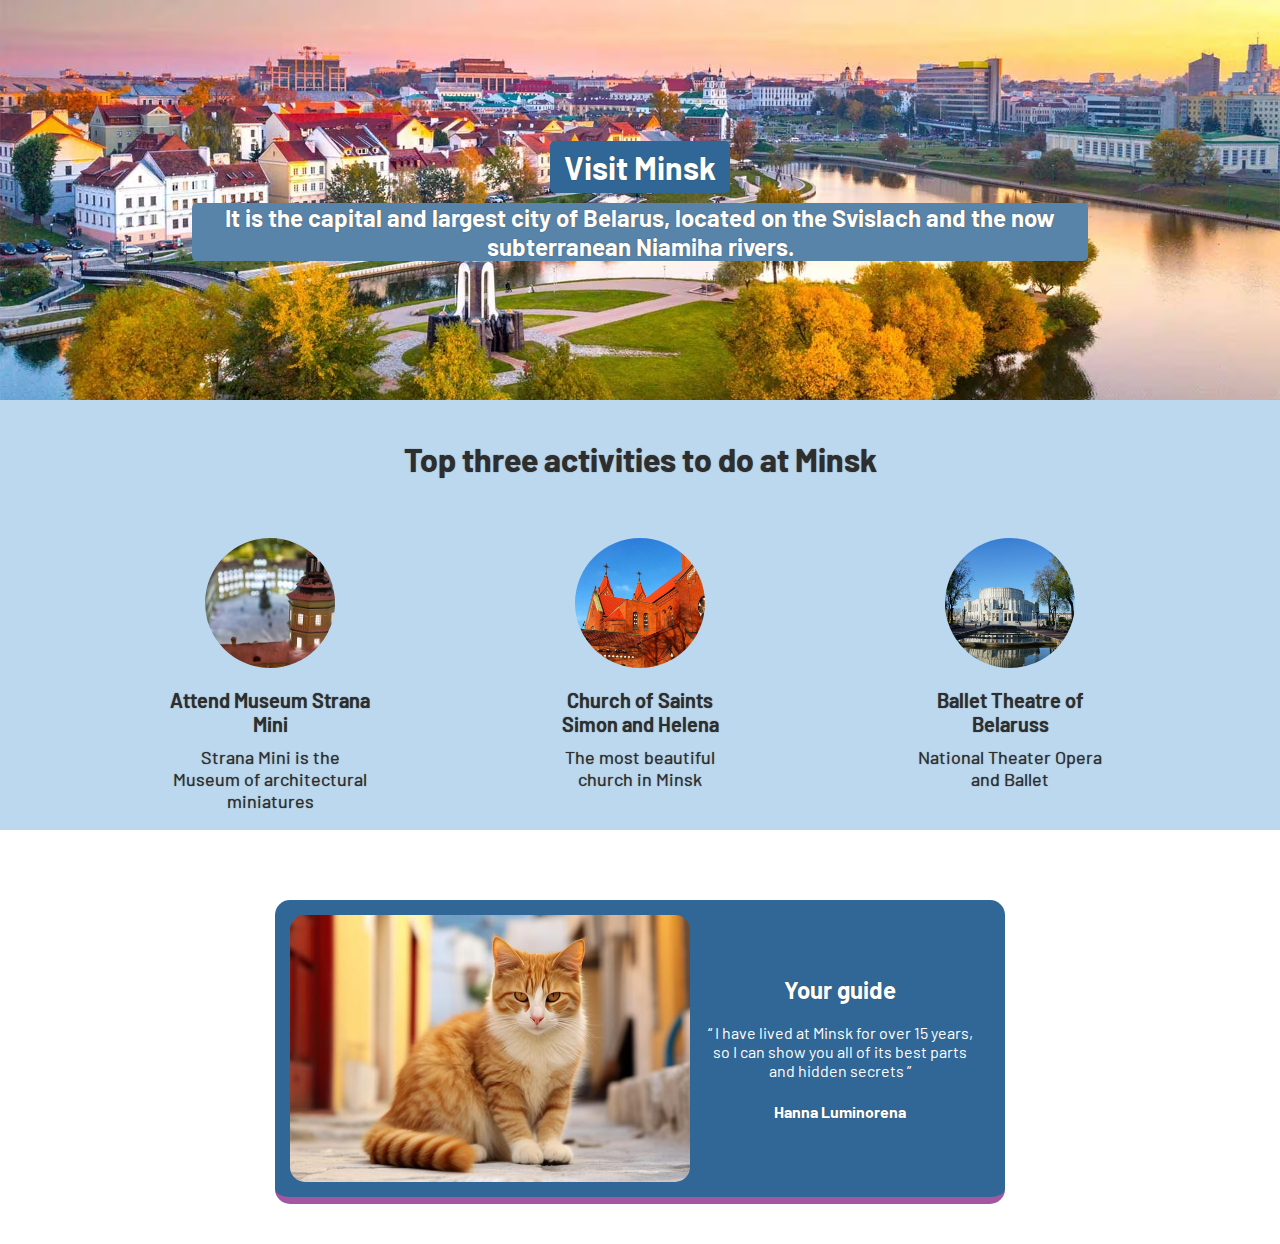
<file: html-css/final-project/index.html>
<!DOCTYPE html>
<html lang="en">
  <head>
    <meta charset="UTF-8" />
    <meta name="viewport" content="width=device-width, initial-scale=1.0" />
    <link rel="preconnect" href="https://fonts.googleapis.com" />
    <link rel="preconnect" href="https://fonts.gstatic.com" crossorigin />
    <link
      href="https://fonts.googleapis.com/css2?family=Barlow:ital,wght@0,100;0,200;0,300;0,400;0,500;0,600;0,700;0,800;0,900;1,100;1,200;1,300;1,400;1,500;1,600;1,700;1,800;1,900&family=Happy+Monkey&family=Orbitron:wght@400..900&display=swap"
      rel="stylesheet"
    />
    <link rel="stylesheet" href="styles.css" />
    <title>My Hometown</title>
  </head>
  <body>
    <!-- HERO SECTION -->
    <div class="hero-section">
      <h1 id="hero-title">Visit Minsk</h1>
      <h2 id="hero-subtitle">
        It is the capital and largest city of Belarus, located on the Svislach
        and the now subterranean Niamiha rivers.
      </h2>
    </div>

    <!-- ACTIVITIES SECTION -->
    <div class="activities-main-section">
      <h1 class="section-title">Top three activities to do at Minsk</h1>
      <div class="activities-container">
        <div class="activity">
          <img class="activity-img" src="images/strana-mini.jpg" />
          <p class="activity-title">Attend Museum Strana Mini</p>
          <p class="activity-description">
            Strana Mini is the Museum of architectural miniatures
          </p>
        </div>

        <div class="activity">
          <img class="activity-img" src="images/church.jpg" />
          <p class="activity-title">Church of Saints Simon and Helena</p>
          <p class="activity-description">The most beautiful church in Minsk</p>
        </div>

        <div class="activity">
          <img class="activity-img" src="images/opera.jpg" />
          <p class="activity-title">Ballet Theatre of Belaruss</p>
          <p class="activity-description">National Theater Opera and Ballet</p>
        </div>
      </div>
    </div>

    <!-- GUIDE SECTION -->
    <div class="your-guide-section">
        <img id="guide-image" src="images/cat-guide.jpg" />
        <div class="info">
          <h2>Your guide</h2>
          <q id="guide-desc">
            I have lived at Minsk for over 15 years, so I can show you all of its
            best parts and hidden secrets
          </q>
          <h4 id="guide-personal-info">Hanna Luminorena</h4>
      </div>
    </div>
  </body>
</html>
</file>
<file: html-css/final-project/styles.css>
body {
  margin: 0;
  color: white;
  font-family: "Barlow", serif;
}

h1,
h2,
h3,
h4,
p {
  text-shadow: 0 0 1px rgb(62, 62, 62);
}

.hero-section {
  height: 400px;
  background-image: url("images/minsk.avif");
  background-size: cover;
  display: flex;
  flex-direction: column;
  justify-content: center;
  align-items: center;
}

#hero-title {
  background-color: rgb(48, 103, 150);
  border-radius: 5px;
  padding: 7px 14px;
  margin-bottom: 0;
}

#hero-subtitle {
  width: 70%;
  background-color: rgb(88, 132, 170);
  text-align: center;
  margin-top: 10px;
  border-radius: 5px;
}

.activities-main-section {
  color:rgb(46, 46, 46);
  text-shadow: none;
  margin-top: 0;
  padding-top: 40px;
  background-color: rgb(188, 216, 238);
  text-align: center;
}

.section-title {
  margin-top: 0;
  margin-bottom: 60px;
}

.activity {
    width:200px;
    display: flex;
    flex-direction: column;
    align-items: center;
    justify-content: start
}

.activities-container {
  display: flex;
  flex-direction: row;
  justify-content: space-evenly;
}

.activity-img {
  width: 130px;
  height: 130px;
  object-fit: cover;
  border-radius: 50%;
}

.activity-title {
    margin-top: 20px;
    margin-bottom: 10px;
    font-weight: 600;
    font-size: 20px;
}

.activity-description{
    margin-top: 0;
    font-size: 18px;
}

.your-guide-section {
    width: 700px;
    color: rgb(255, 255, 255);
    text-shadow: none;
    margin: 70px auto 40px;
    padding: 15px;
    display: flex;
    justify-content: space-around;
    text-align: center;
    background-color: rgb(48, 103, 150);;
    border-radius: 15px;
    border-bottom: 7px solid rgb(163, 87, 163);

    
}
.info{
    margin: auto 15px;
}
#guide-image{
    width: 400px;
    border-radius: 15px;
}
</file>
